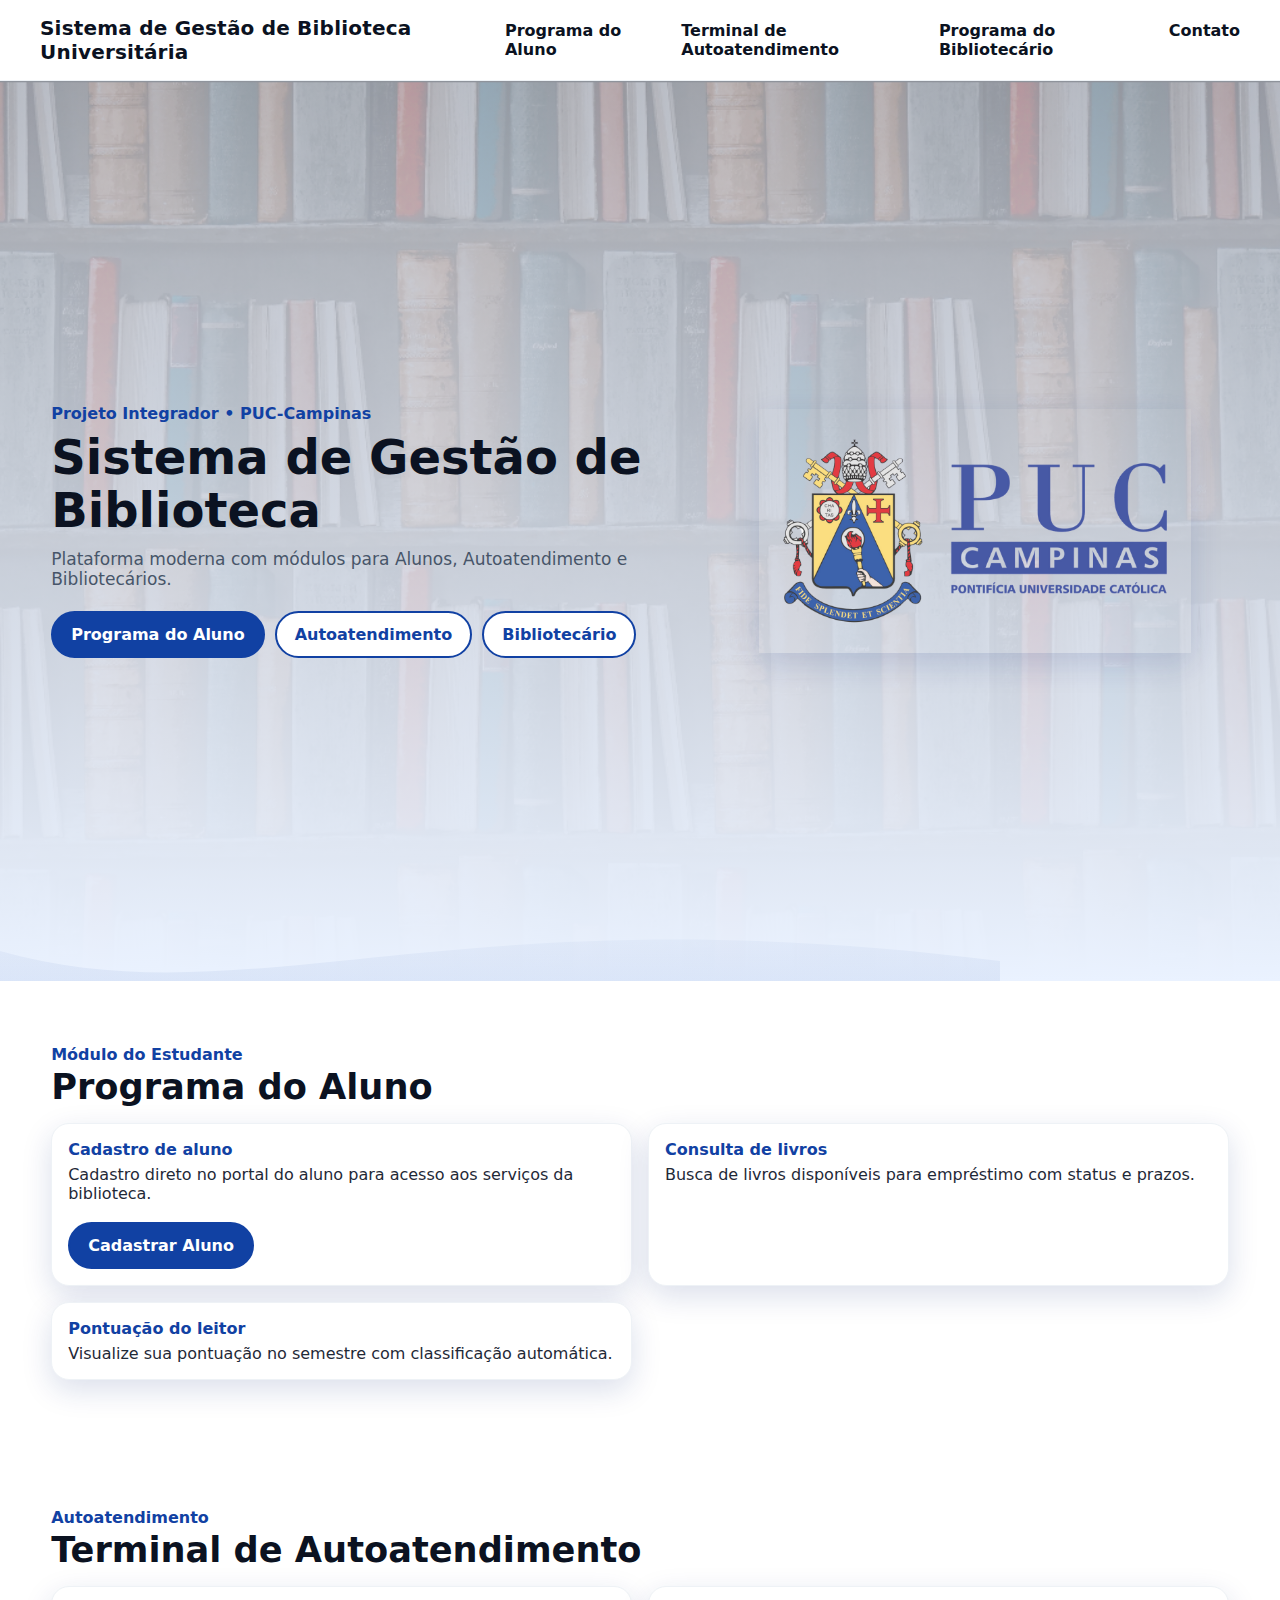
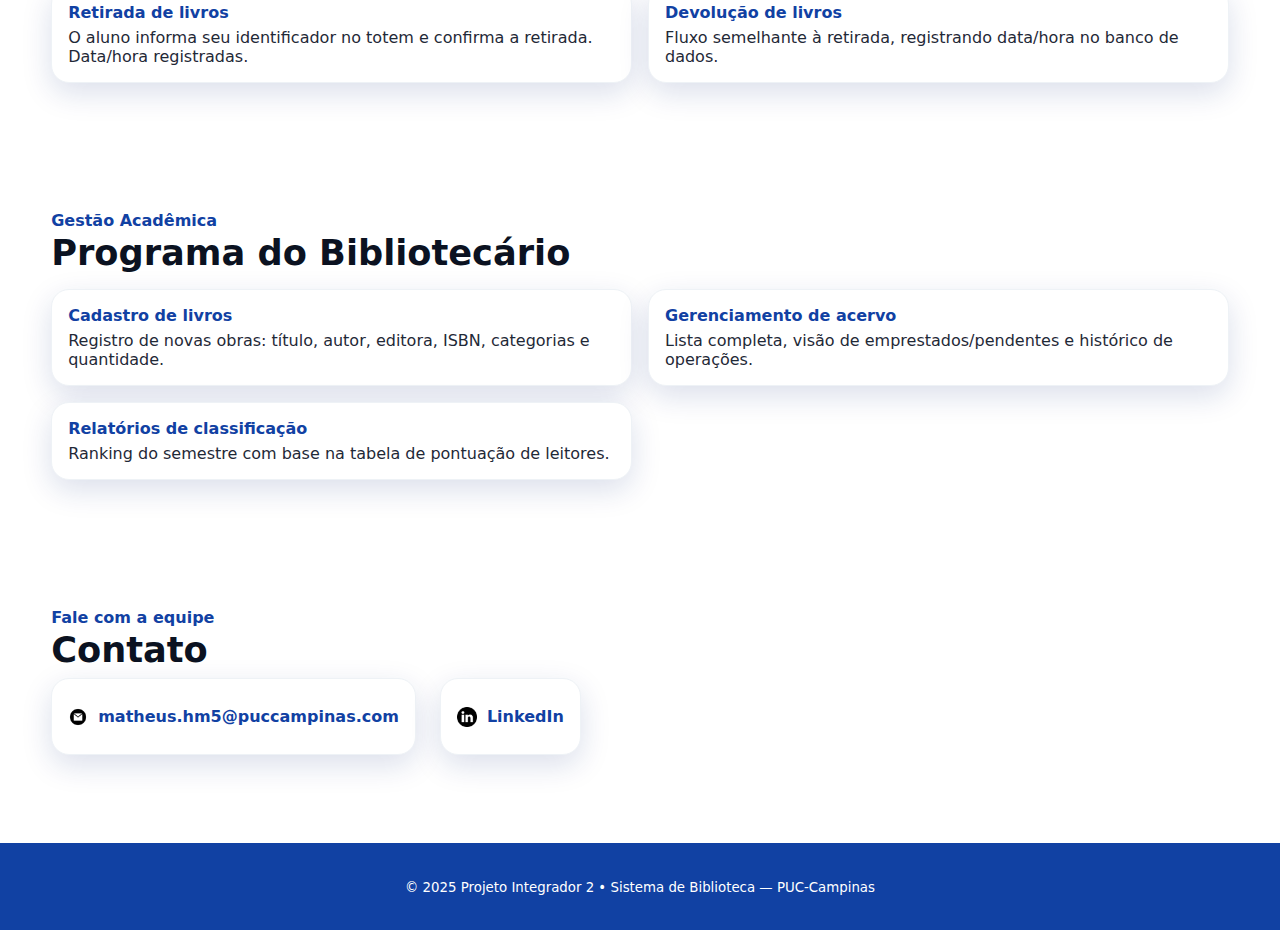
<file: index.html>
<!DOCTYPE html>
<html lang="pt-BR">
  <head>
    <meta charset="UTF-8" />
    <meta http-equiv="X-UA-Compatible" content="IE=edge" />
    <meta name="viewport" content="width=device-width, initial-scale=1" />
    <link rel="stylesheet" href="./styles.css" />
    <title>Biblioteca • Projeto Integrador (PUC-Campinas)</title>
  </head>

  <body>
    <!-- Cabeçalho da biblioteca -->
    <nav id="desktop-nav" class="navbar">
      <div class="brand">
        <span class="brand__title">Sistema de Gestão de Biblioteca Universitária</span>
      </div>
      <ul class="nav-links">
        <li><a href="#about">Programa do Aluno</a></li>
        <li><a href="#experience">Terminal de Autoatendimento</a></li>
        <li><a href="#projects">Programa do Bibliotecário</a></li>
        <li><a href="#contact">Contato</a></li>
      </ul>
      <button class="hamburger" aria-label="Abrir menu" aria-expanded="false">
        <span></span><span></span><span></span>
      </button>
    </nav>

    <!-- Menu lateral (mobile) -->
    <nav id="hamburger-nav" class="mobile-menu">
      <ul class="menu-links">
        <li><a href="#about">Programa do Aluno</a></li>
        <li><a href="#experience">Terminal de Autoatendimento</a></li>
        <li><a href="#projects">Programa do Bibliotecário</a></li>
        <li><a href="#contact">Contato</a></li>
      </ul>
    </nav>

    <!-- CAPA -->
    <section id="capa" class="capa">
      <div class="capa__conteudo">
        <p class="capa__chamada">Projeto Integrador • PUC-Campinas</p>
        <h1 class="capa__titulo">Sistema de Gestão de Biblioteca</h1>
        <p class="capa__subtitulo">
          Plataforma moderna com módulos para Alunos, Autoatendimento e Bibliotecários.
        </p>

        <div class="capa__botoes">
          <a href="#about" class="btn btn-primary">Programa do Aluno</a>
          <a href="#experience" class="btn btn-ghost">Autoatendimento</a>
          <a href="#projects" class="btn btn-ghost">Bibliotecário</a>
        </div>
      </div>

      <div class="capa__imagem">
        <img src="./assets/Fundo de capa (1).png" alt="Imagem do projeto" />
      </div>

      <div class="capa__efeito" aria-hidden="true"></div>
    </section>

    <!-- Programa do Aluno -->
<section id="about" class="section" aria-labelledby="titulo-aluno">
  <p class="section__text__p1">Módulo do Estudante</p>
  <h2 id="titulo-aluno" class="title">Programa do Aluno</h2>

  <div class="feature-grid">
    <article class="feature-card">
      <h4>Cadastro de aluno</h4>
      <p>Cadastro direto no portal do aluno para acesso aos serviços da biblioteca.</p>
    </br> 
      <!-- Botão para abrir o site de cadastro -->
      <a
        href="./aluno/index.html"
        class="btn btn-primary"
        target="_blank"
        rel="noopener noreferrer"
      >
        Cadastrar Aluno
      </a>

    </article>

    <article class="feature-card">
      <h4>Consulta de livros</h4>
      <p>Busca de livros disponíveis para empréstimo com status e prazos.</p>
    </article>

    <article class="feature-card">
      <h4>Pontuação do leitor</h4>
      <p>Visualize sua pontuação no semestre com classificação automática.</p>
    </article>
  </div>
</section>

    <!-- Terminal de Autoatendimento -->
    <section id="experience" class="section" aria-labelledby="titulo-totem">
      <p class="section__text__p1">Autoatendimento</p>
      <h2 id="titulo-totem" class="title">Terminal de Autoatendimento</h2>

      <div class="feature-grid">
        <article class="feature-card">
          <h4>Retirada de livros</h4>
          <p>O aluno informa seu identificador no totem e confirma a retirada. Data/hora registradas.</p>
        </article>
        <article class="feature-card">
          <h4>Devolução de livros</h4>
          <p>Fluxo semelhante à retirada, registrando data/hora no banco de dados.</p>
        </article>
      </div>
    </section>

    <!-- Programa do Bibliotecário -->
    <section id="projects" class="section" aria-labelledby="titulo-biblio">
      <p class="section__text__p1">Gestão Acadêmica</p>
      <h2 id="titulo-biblio" class="title">Programa do Bibliotecário</h2>

      <div class="feature-grid">
        <article class="feature-card">
          <h4>Cadastro de livros</h4>
          <p>Registro de novas obras: título, autor, editora, ISBN, categorias e quantidade.</p>
        </article>
        <article class="feature-card">
          <h4>Gerenciamento de acervo</h4>
          <p>Lista completa, visão de emprestados/pendentes e histórico de operações.</p>
        </article>
        <article class="feature-card">
          <h4>Relatórios de classificação</h4>
          <p>Ranking do semestre com base na tabela de pontuação de leitores.</p>
        </article>
      </div>
    </section>

    <!-- Contato -->
    <section id="contact" class="section" aria-labelledby="titulo-contato">
      <p class="section__text__p1">Fale com a equipe</p>
      <h2 id="titulo-contato" class="title">Contato</h2>

      <div class="contact-info-upper-container">
        <div class="contact-info-container">
          <img src="./assets/email.png" alt="Email" width="20" height="20" />
          <p><a href="mailto:matheus.hm5@puccampinas.com">matheus.hm5@puccampinas.com</a></p>
        </div>
        <div class="contact-info-container">
          <img src="./assets/linkedin.png" alt="LinkedIn" width="20" height="20" />
          <p><a href="https://www.linkedin.com" target="_blank" rel="noopener noreferrer">LinkedIn</a></p>
        </div>
      </div>
    </section>

    <footer>
      <p><small>© 2025 Projeto Integrador 2 • Sistema de Biblioteca — PUC-Campinas</small></p>
    </footer>

    <!-- Puxando o JS -->
    <script src="./script.js" defer></script>
  </body>
</html>
</file>
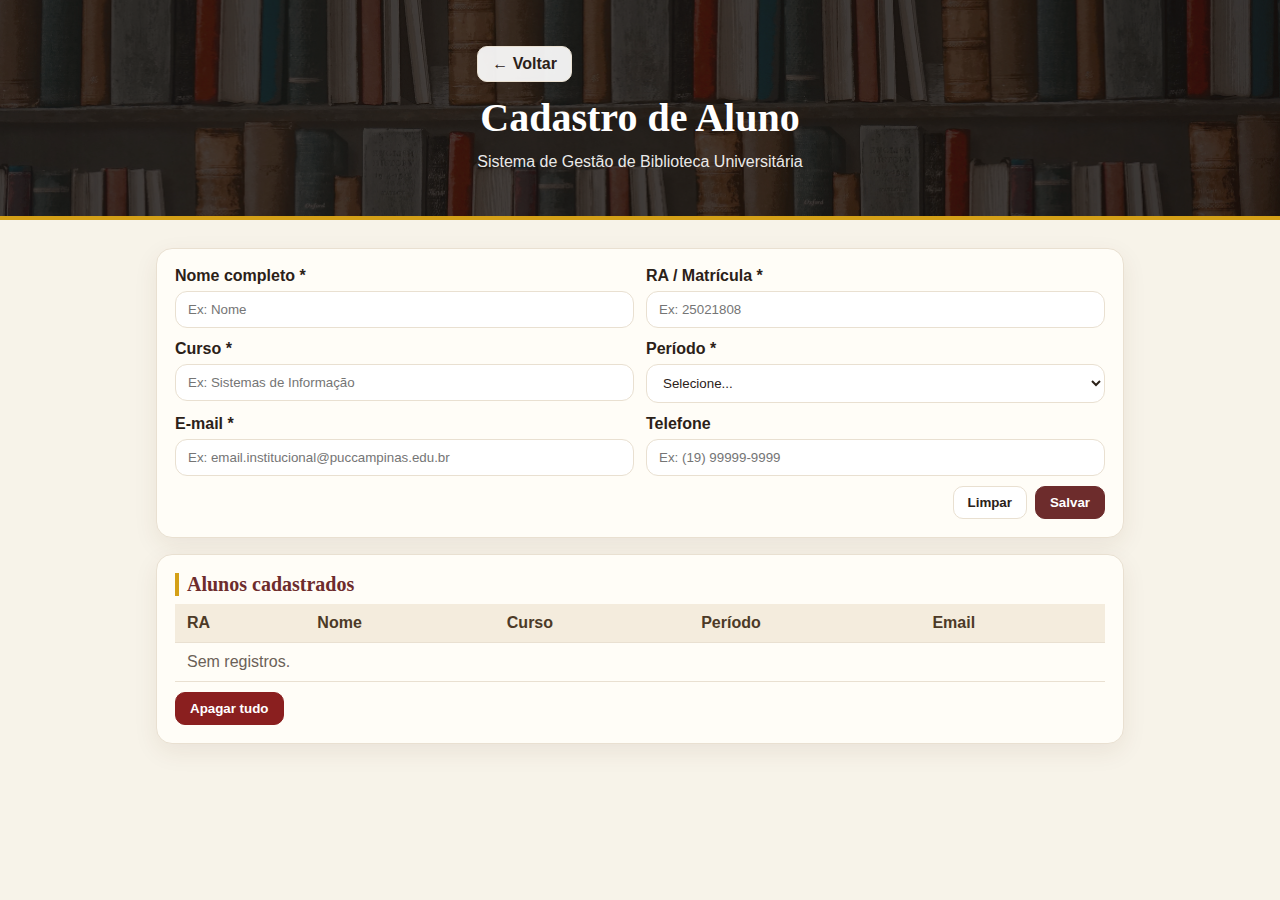
<file: aluno/index.html>
<!DOCTYPE html>
<html lang="pt-BR">
<head>
  <meta charset="UTF-8" />
  <meta name="viewport" content="width=device-width, initial-scale=1" />
  <title>Cadastro de Aluno • Biblioteca</title>
  <link rel="stylesheet" href="../styles.css" />
  <link rel="stylesheet" href="./aluno.css" />
</head>
<body>
  <!-- Hero -->
  <header class="hero">
    <div class="hero__overlay"></div>
    <div class="hero__content">
      <div class="hero__topbar">
        <a href="../index.html#about" class="btn btn-ghost">← Voltar</a>
      </div>
      <h1>Cadastro de Aluno</h1>
      <p>Sistema de Gestão de Biblioteca Universitária</p>
    </div>
  </header>

  <!-- Conteúdo -->
  <main class="container">
    <section class="card">
      <form id="form-aluno" class="form">
  <div class="grid">
    <label>
      Nome completo *
      <input id="nome" name="nome" required placeholder="Ex: Nome " />
    </label>

    <label>
      RA / Matrícula *
      <input id="ra" name="ra" required pattern="\d{3,}" title="Somente números (mín. 3)" placeholder="Ex: 25021808" />
    </label>

    <label>
      Curso *
      <input id="curso" name="curso" required placeholder="Ex: Sistemas de Informação" />
    </label>

    <label>
      Período *
      <select id="periodo" name="periodo" required>
        <option value="">Selecione...</option>
        <option>Matutino</option>
        <option>Vespertino</option>
        <option>Noturno</option>
      </select>
    </label>

    <label>
      E-mail *
      <input id="email" name="email" type="email" required placeholder="Ex: email.institucional@puccampinas.edu.br" />
    </label>

    <label>
      Telefone
      <input id="telefone" name="telefone" placeholder="Ex: (19) 99999-9999" />
    </label>
  </div>

  <div class="actions">
    <button type="reset" class="btn">Limpar</button>
    <button type="submit" class="btn btn-primary">Salvar</button>
  </div>
</form>

    </section>

    <section class="card">
      <h3 class="section-title">Alunos cadastrados</h3>
      <table id="tabela" class="table table--striped">
        <thead>
          <tr><th>RA</th><th>Nome</th><th>Curso</th><th>Período</th><th>Email</th></tr>
        </thead>
        <tbody>
          <tr><td colspan="5" class="muted">Sem registros.</td></tr>
        </tbody>
      </table>

      <div class="actions actions--left">
    
        <button id="limpar-db" class="btn btn-danger">Apagar tudo</button>
      </div>
    </section>
  </main>

  <script src="./aluno.js"></script>
</body>
</html>
</file>
<file: styles.css>
:root{
  /* Aqui eu defino as cores e estilos que vou usar em várias partes do site */
  --blue-900:#0A2A6B;  /* Azul mais escuro */
  --blue-700:#1141A3;  /* Azul médio */
  --blue-500:#2B6FFF;  /* Azul claro principal */
  --blue-100:#EAF2FF;  /* Azul bem clarinho para fundo */
  --ink-900:#0B1221;   /* Preto quase puro para textos */
  --ink-700:#1F2937;   /* Cinza escuro */
  --ink-600:#475569;   /* Cinza médio */
  --bg:#FFFFFF;        /* Fundo branco */
  --radius:18px;       /* Bordas arredondadas */
  --shadow:0 10px 30px rgba(16,40,120,.15); /* Sombra padrão */
}

/* Reset básico para evitar diferença entre navegadores */
*{ box-sizing:border-box }
html,body{ margin:0; padding:0; }

body{
  font-family: "Segoe UI", Roboto, system-ui, -apple-system, Arial, sans-serif; /* Fonte do site */
  background: var(--bg);   /* Fundo branco */
  color: var(--ink-900);   /* Texto preto */
}

img{ max-width:100%; display:block; } /* Todas as imagens ocupam o tamanho máximo do container */

/* ===== NAVBAR (menu do topo) ===== */
.navbar{
  position: sticky; top:0; z-index: 50; /* Navbar sempre fixa no topo */
  display:flex; align-items:center; justify-content:space-between; /* Itens alinhados */
  padding: 16px clamp(16px, 4vw, 40px); /* Espaçamento responsivo */
  background:#fff; border-bottom:1px solid #EEF2F6; /* Fundo branco com linha embaixo */
}

.brand__title{ 
  font-weight:800; /* Deixo o nome em negrito */
  letter-spacing:.2px; /* Espaço entre letras */
  color:var(--ink-900); /* Cor preta */
  font-size: clamp(1.05rem, 2vw, 1.25rem); /* Tamanho que adapta à tela */
}

.nav-links{ list-style:none; display:flex; gap:28px; margin:0; padding:0; } /* Links lado a lado */
.nav-links a{ text-decoration:none; color:var(--ink-900); font-weight:600; } /* Links pretos */
.nav-links a:hover{ color:var(--blue-700); } /* Links ficam azuis ao passar o mouse */

/* Botão hambúrguer (menu mobile) */
.hamburger{ display:none; background:none; border:0; padding:6px; margin-left:12px; cursor:pointer; }
.hamburger span{ display:block; width:26px; height:2px; background:#111; margin:5px 0; transition:.3s }

/* ===== MENU MOBILE ===== */
.mobile-menu{ display:none; } /* Escondido por padrão */
.mobile-menu.open{ display:block; } /* Quando aberto aparece */
.mobile-menu .menu-links{
  list-style:none; margin:0; padding:14px 22px 22px;
  background:#fff; border-bottom:1px solid #e5e7eb;
}
.mobile-menu .menu-links li{ padding:10px 0; } /* Espaço entre links */
.mobile-menu .menu-links a{ color:var(--ink-900); text-decoration:none; font-weight:600; }

/* ===== CAPA  ===== */
.capa{
  position:relative;
  display:grid; /* Grid para dividir texto e imagem */
  grid-template-columns: 1.1fr .9fr; /* Lado esquerdo maior que direito */
  gap:48px;
  align-items:center;
  min-height: 100vh; /* Ocupa a tela inteira */
  padding: clamp(32px, 6vw, 64px) clamp(16px, 4vw, 56px);
  background:
    linear-gradient(180deg, rgba(234,242,255,0.60) 0%, rgba(234,242,255,1) 100%), /* Degradê */
    url("./assets/biblioteca.png") center/cover no-repeat; /* Imagem de fundo */
}

.capa__conteudo{ max-width:720px; } /* Limito a largura do texto */
.capa__chamada{ color:var(--blue-700); font-weight:800; margin:0 0 8px; } /* Texto pequeno acima do título */
.capa__titulo{ font-size: clamp(2rem, 5vw, 3rem); line-height:1.1; margin:0 0 12px; color:var(--ink-900); }
.capa__subtitulo{ color:var(--ink-600); font-size:1.065rem; margin: 0 0 22px; }

.capa__botoes{ display:flex; gap:10px; flex-wrap:wrap; } /* Botões lado a lado */

/* Estilos dos botões */
.btn{ display:inline-block; padding:12px 18px; border-radius:999px; font-weight:800; text-decoration:none; transition:.25s; border:2px solid transparent; }
.btn-primary{ background:var(--blue-700); color:#fff; border-color:var(--blue-700); }
.btn-primary:hover{ background:var(--blue-900); border-color:var(--blue-900); }
.btn-ghost{ background:#fff; color:var(--blue-700); border-color:var(--blue-700); }
.btn-ghost:hover{ background:var(--blue-100); }

.capa__imagem{ display:flex; justify-content:center; align-items:center; } /* Centralizo a imagem */
.capa__imagem img{
  width: min(460px, 85%);
  max-height: 460px;
  object-fit: contain; /* Imagem proporcional */
  border-radius: 0;
  border: 0;
  box-shadow: var(--shadow); /* Sombra */
  background: transparent;
}

.capa__efeito{
  position:absolute; inset:auto 0 0 0; height:80px; pointer-events:none;
  background: linear-gradient(180deg, rgba(17,65,163,0) 0%, rgba(17,65,163,.07) 100%);
  clip-path: path("M0,50 C250,120 450,-10 1000,60 L1000,100 L0,100 Z"); /* Onda decorativa */
}

/* ===== SEÇÕES PADRÃO ===== */
section.section{ padding: clamp(32px, 6vw, 64px) clamp(16px, 4vw, 56px); } /* Espaçamento padrão */
.title{ font-size: clamp(1.6rem, 3.6vw, 2.2rem); margin: 0 0 8px; color:var(--ink-900); }
.section__text__p1{ color:var(--blue-700); font-weight:800; margin:0 0 2px; }

.feature-grid{ display:grid; gap:16px; grid-template-columns: repeat(12, 1fr); margin-top:16px; }
.feature-card{ grid-column: span 6; background:#fff; border:1px solid #EEF2F6; border-radius:var(--radius); padding:16px 16px; box-shadow: var(--shadow); }
.feature-card h4{ margin:0 0 6px; color:var(--blue-700); }
.feature-card p{ margin:0; color:var(--ink-700); }

/* ===== CONTATO ===== */
.contact-info-upper-container{ display:flex; gap:24px; flex-wrap:wrap; } /* Container flexível */
.contact-info-container{ display:flex; align-items:center; gap:10px; background:#fff; border:1px solid #EEF2F6; border-radius:var(--radius); padding:12px 16px; box-shadow: var(--shadow); }
.contact-info-container a{ color:var(--blue-700); text-decoration:none; font-weight:700; }

/* ===== RODAPÉ ===== */
footer{ margin-top:24px; text-align:center; padding:18px 16px; background: var(--blue-700); color:#fff; }

/* ===== RESPONSIVIDADE (quando a tela for menor que 980px) ===== */
@media (max-width: 980px){
  .nav-links{ display:none; } /* Escondo os links grandes */
  .hamburger{ display:block; } /* Mostro o botão hambúrguer */
  .mobile-menu .menu-links{ padding:14px 22px 22px; }

  .capa{ grid-template-columns: 1fr; text-align:center; gap:20px; } /* Capa em uma coluna só */
  .capa__botoes{ justify-content:center; } /* Botões centralizados */
  .capa__imagem img{ width: 240px; } /* Imagem menor no celular */
  .feature-card{ grid-column: span 12; } /* Cards ocupam largura toda */
}
</file>
<file: aluno/aluno.css>
/* Paleta biblioteca */
:root{
  --bg: #f7f3e9;
  --card: #fffdf7;
  --ink: #2b2118;
  --muted: #6b6158;
  --gold: #d4a017;
  --wine: #6d2c2c;
  --line: #e9e0d1;
}

html,body{height:100%}
body{
  background: var(--bg);
  color: var(--ink);
  font-family: "Segoe UI", Roboto, "Helvetica Neue", Arial, sans-serif;
  margin:0;
}

/* HERO */
.hero{
  position: relative;
  min-height: 220px;
  background: url("../assets/biblioteca.png") center/cover no-repeat, #2b2118;
  display: flex; align-items: center; justify-content: center;
  border-bottom: 4px solid var(--gold);
}
.hero__overlay{
  position:absolute; inset:0;
  background: rgba(20,15,10,.55);
}
.hero__content{
  position: relative;
  text-align: center;
  color: #fff;
  padding: 24px;
  display: flex;
  flex-direction: column;
  align-items: center;
  gap: 12px;
}
.hero__topbar{
  width: 100%;
  display: flex;
  justify-content: flex-start;
}
.hero__content h1{
  margin:0;
  font-size: clamp(28px, 5vw, 40px);
  font-family: Georgia, "Times New Roman", serif;
}
.hero__content p{ margin:0; opacity:.9 }

/* Layout */
.container{max-width:1000px;margin:28px auto;padding:0 16px}
.card{
  background: var(--card);
  border: 1px solid var(--line);
  border-radius: 16px;
  padding: 18px;
  box-shadow: 0 8px 24px rgba(84,52,20,.08);
  margin-bottom: 16px;
}

/* Títulos */
.section-title{
  font-family: Georgia, "Times New Roman", serif;
  font-size: 20px; margin: 0 0 8px; color: var(--wine);
  border-left: 4px solid var(--gold); padding-left: 8px;
}

/* Form */
.form .grid{display:grid;gap:12px;grid-template-columns:repeat(2,1fr)}
label{display:flex;flex-direction:column;gap:6px;font-weight:600}
input,select{
  padding:10px 12px; border:1px solid var(--line); border-radius:12px;
  background:#fff; color:var(--ink);
}
input:focus,select:focus{
  outline: none; border-color: var(--gold);
  box-shadow: 0 0 0 3px rgba(212,160,23,.18);
}

/* Botões */
.btn{
  display:inline-flex; align-items:center;
  padding:8px 14px; border-radius:10px;
  border:1px solid var(--line);
  background:#fff; cursor:pointer; color:var(--ink); font-weight:700;
}
.btn-ghost{ background:rgba(255,255,255,.92) }
.btn-primary{ background: var(--wine); color:#fff; border-color: var(--wine) }
.btn-danger{ background:#8a1f1f; color:#fff; border-color:#8a1f1f }
.btn:hover{ filter:brightness(.95) }

.actions{display:flex;gap:8px;justify-content:flex-end;margin-top:10px}
.actions--left{justify-content:flex-start}

/* Tabela */
.table{width:100%;border-collapse:collapse;margin-top:4px}
.table th,.table td{padding:10px 12px;border-bottom:1px solid var(--line);text-align:left}
.table th{background:#f4ecdd;color:#4c3a27;font-weight:700}
.table--striped tbody tr:nth-child(even){background:#fbf7ef}
.muted{color:var(--muted)}

@media (max-width:720px){
  .form .grid{grid-template-columns:1fr}
  .hero{min-height:200px}
}
</file>
